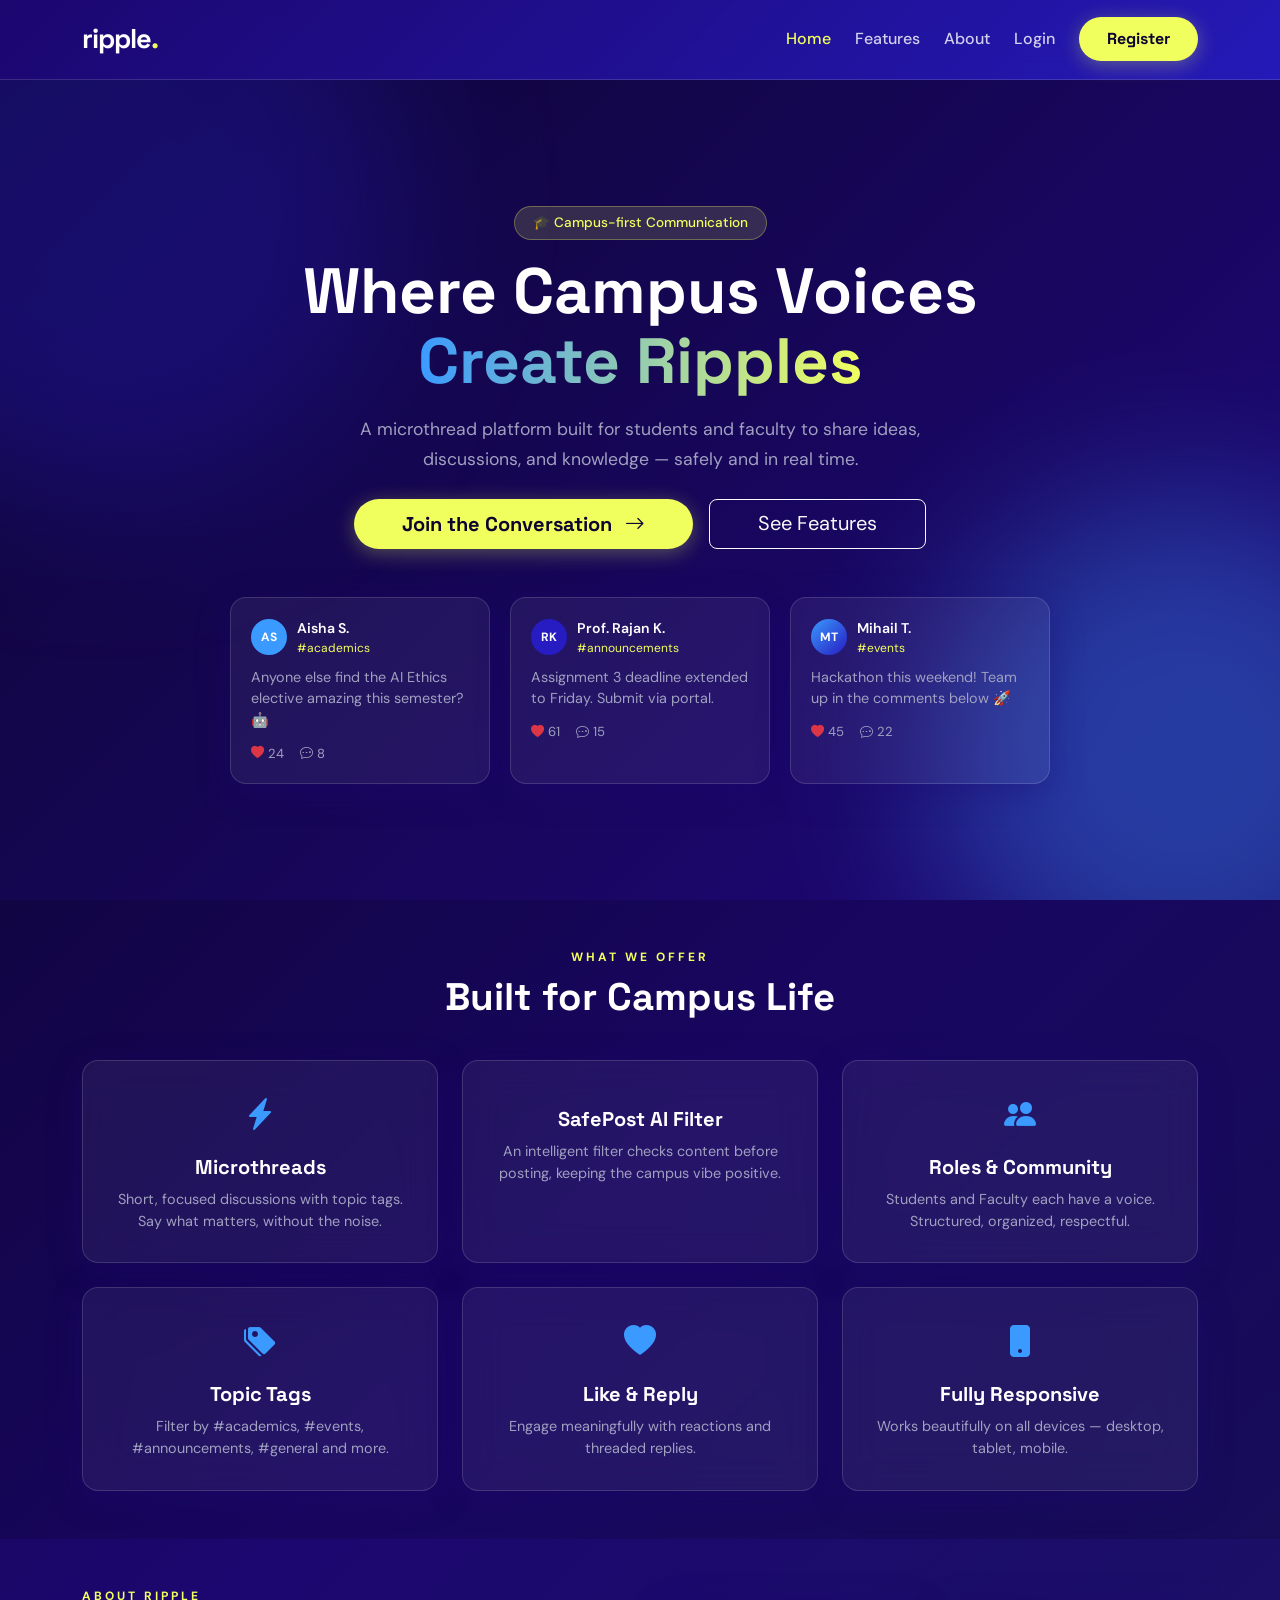
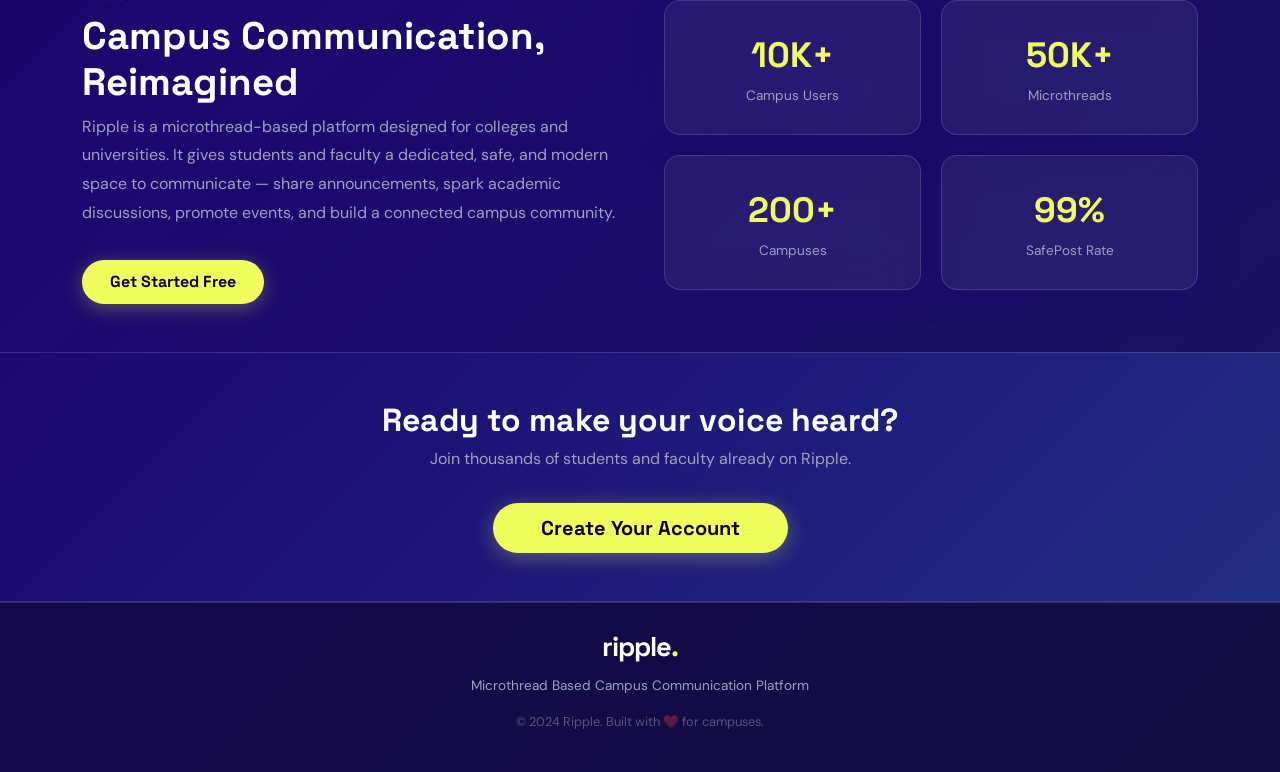
<file: index.html>
<!DOCTYPE html>
<html lang="en">
<head>
  <meta charset="UTF-8" />
  <meta name="viewport" content="width=device-width, initial-scale=1.0"/>
  <title>Ripple – Campus Communication Platform</title>
  <link href="https://cdn.jsdelivr.net/npm/bootstrap@5.3.2/dist/css/bootstrap.min.css" rel="stylesheet"/>
  <link href="https://cdn.jsdelivr.net/npm/bootstrap-icons@1.11.3/font/bootstrap-icons.min.css" rel="stylesheet"/>
  <link href="https://fonts.googleapis.com/css2?family=Space+Grotesk:wght@400;500;600;700;800&family=DM+Sans:ital,wght@0,300;0,400;0,500;1,300&display=swap" rel="stylesheet"/>
  <link rel="stylesheet" href="css/style.css"/>
</head>
<body>

  <!-- NAVBAR -->
  <nav class="navbar navbar-expand-lg fixed-top ripple-navbar">
    <div class="container">
      <a class="navbar-brand" href="index.html">
        <span class="logo-text">ripple<span class="logo-dot">.</span></span>
      </a>
      <button class="navbar-toggler" type="button" data-bs-toggle="collapse" data-bs-target="#navbarNav">
        <span class="navbar-toggler-icon"></span>
      </button>
      <div class="collapse navbar-collapse" id="navbarNav">
        <ul class="navbar-nav ms-auto align-items-center gap-2">
          <li class="nav-item"><a class="nav-link active" href="index.html">Home</a></li>
          <li class="nav-item"><a class="nav-link" href="#features">Features</a></li>
          <li class="nav-item"><a class="nav-link" href="#about">About</a></li>
          <li class="nav-item"><a class="nav-link" href="login.html">Login</a></li>
          <li class="nav-item">
            <a class="btn btn-neon ms-2" href="register.html">Register</a>
          </li>
        </ul>
      </div>
    </div>
  </nav>

  <!-- HERO -->
  <section class="hero-section d-flex align-items-center">
    <div class="hero-bg-orb orb1"></div>
    <div class="hero-bg-orb orb2"></div>
    <div class="container text-center hero-content">
      <div class="hero-badge mb-3">🎓 Campus-first Communication</div>
      <h1 class="hero-title">Where Campus Voices<br/><span class="gradient-text">Create Ripples</span></h1>
      <p class="hero-subtitle">A microthread platform built for students and faculty to share ideas, discussions, and knowledge — safely and in real time.</p>
      <div class="d-flex gap-3 justify-content-center flex-wrap mt-4">
        <a href="register.html" class="btn btn-neon btn-lg px-5">Join the Conversation <i class="bi bi-arrow-right ms-2"></i></a>
        <a href="#features" class="btn btn-outline-light btn-lg px-5">See Features</a>
      </div>
      <!-- Animated preview cards -->
      <div class="preview-cards-row mt-5">
        <div class="preview-card glass-card animate-float delay-0">
          <div class="preview-card-header">
            <div class="avatar-mini bg-blue">AS</div>
            <div>
              <div class="preview-name">Aisha S.</div>
              <div class="preview-tag">#academics</div>
            </div>
          </div>
          <p class="preview-text">Anyone else find the AI Ethics elective amazing this semester? 🤖</p>
          <div class="preview-actions">
            <span><i class="bi bi-heart-fill text-danger"></i> 24</span>
            <span><i class="bi bi-chat-dots"></i> 8</span>
          </div>
        </div>
        <div class="preview-card glass-card animate-float delay-1">
          <div class="preview-card-header">
            <div class="avatar-mini bg-purple">RK</div>
            <div>
              <div class="preview-name">Prof. Rajan K.</div>
              <div class="preview-tag">#announcements</div>
            </div>
          </div>
          <p class="preview-text">Assignment 3 deadline extended to Friday. Submit via portal.</p>
          <div class="preview-actions">
            <span><i class="bi bi-heart-fill text-danger"></i> 61</span>
            <span><i class="bi bi-chat-dots"></i> 15</span>
          </div>
        </div>
        <div class="preview-card glass-card animate-float delay-2">
          <div class="preview-card-header">
            <div class="avatar-mini bg-sky">MT</div>
            <div>
              <div class="preview-name">Mihail T.</div>
              <div class="preview-tag">#events</div>
            </div>
          </div>
          <p class="preview-text">Hackathon this weekend! Team up in the comments below 🚀</p>
          <div class="preview-actions">
            <span><i class="bi bi-heart-fill text-danger"></i> 45</span>
            <span><i class="bi bi-chat-dots"></i> 22</span>
          </div>
        </div>
      </div>
    </div>
  </section>

  <!-- FEATURES -->
  <section class="features-section py-5" id="features">
    <div class="container">
      <div class="section-label text-center">WHAT WE OFFER</div>
      <h2 class="section-title text-center">Built for Campus Life</h2>
      <div class="row g-4 mt-3">
        <div class="col-md-4">
          <div class="feature-card glass-card h-100">
            <div class="feature-icon"><i class="bi bi-lightning-charge-fill"></i></div>
            <h5>Microthreads</h5>
            <p>Short, focused discussions with topic tags. Say what matters, without the noise.</p>
          </div>
        </div>
        <div class="col-md-4">
          <div class="feature-card glass-card h-100">
            <div class="feature-icon"><i class="bi bi-shield-check-fill"></i></div>
            <h5>SafePost AI Filter</h5>
            <p>An intelligent filter checks content before posting, keeping the campus vibe positive.</p>
          </div>
        </div>
        <div class="col-md-4">
          <div class="feature-card glass-card h-100">
            <div class="feature-icon"><i class="bi bi-people-fill"></i></div>
            <h5>Roles & Community</h5>
            <p>Students and Faculty each have a voice. Structured, organized, respectful.</p>
          </div>
        </div>
        <div class="col-md-4">
          <div class="feature-card glass-card h-100">
            <div class="feature-icon"><i class="bi bi-tags-fill"></i></div>
            <h5>Topic Tags</h5>
            <p>Filter by #academics, #events, #announcements, #general and more.</p>
          </div>
        </div>
        <div class="col-md-4">
          <div class="feature-card glass-card h-100">
            <div class="feature-icon"><i class="bi bi-heart-fill"></i></div>
            <h5>Like & Reply</h5>
            <p>Engage meaningfully with reactions and threaded replies.</p>
          </div>
        </div>
        <div class="col-md-4">
          <div class="feature-card glass-card h-100">
            <div class="feature-icon"><i class="bi bi-phone-fill"></i></div>
            <h5>Fully Responsive</h5>
            <p>Works beautifully on all devices — desktop, tablet, mobile.</p>
          </div>
        </div>
      </div>
    </div>
  </section>

  <!-- ABOUT -->
  <section class="about-section py-5" id="about">
    <div class="container">
      <div class="row align-items-center g-5">
        <div class="col-lg-6">
          <div class="section-label">ABOUT RIPPLE</div>
          <h2 class="section-title">Campus Communication,<br/>Reimagined</h2>
          <p class="about-text">Ripple is a microthread-based platform designed for colleges and universities. It gives students and faculty a dedicated, safe, and modern space to communicate — share announcements, spark academic discussions, promote events, and build a connected campus community.</p>
          <a href="register.html" class="btn btn-neon mt-3">Get Started Free</a>
        </div>
        <div class="col-lg-6">
          <div class="stats-grid">
            <div class="stat-card glass-card">
              <div class="stat-num">10K+</div>
              <div class="stat-label">Campus Users</div>
            </div>
            <div class="stat-card glass-card">
              <div class="stat-num">50K+</div>
              <div class="stat-label">Microthreads</div>
            </div>
            <div class="stat-card glass-card">
              <div class="stat-num">200+</div>
              <div class="stat-label">Campuses</div>
            </div>
            <div class="stat-card glass-card">
              <div class="stat-num">99%</div>
              <div class="stat-label">SafePost Rate</div>
            </div>
          </div>
        </div>
      </div>
    </div>
  </section>

  <!-- CTA BANNER -->
  <section class="cta-banner py-5 text-center">
    <div class="container">
      <h2 class="cta-title">Ready to make your voice heard?</h2>
      <p class="cta-sub">Join thousands of students and faculty already on Ripple.</p>
      <a href="register.html" class="btn btn-neon btn-lg px-5 mt-3">Create Your Account</a>
    </div>
  </section>

  <!-- FOOTER -->
  <footer class="ripple-footer text-center py-4">
    <div class="container">
      <div class="logo-text mb-2">ripple<span class="logo-dot">.</span></div>
      <p class="footer-tagline">Microthread Based Campus Communication Platform</p>
      <p class="footer-copy">© 2024 Ripple. Built with ❤️ for campuses.</p>
    </div>
  </footer>

  <script src="https://cdn.jsdelivr.net/npm/bootstrap@5.3.2/dist/js/bootstrap.bundle.min.js"></script>
  <script src="js/main.js"></script>
</body>
</html>
</file>
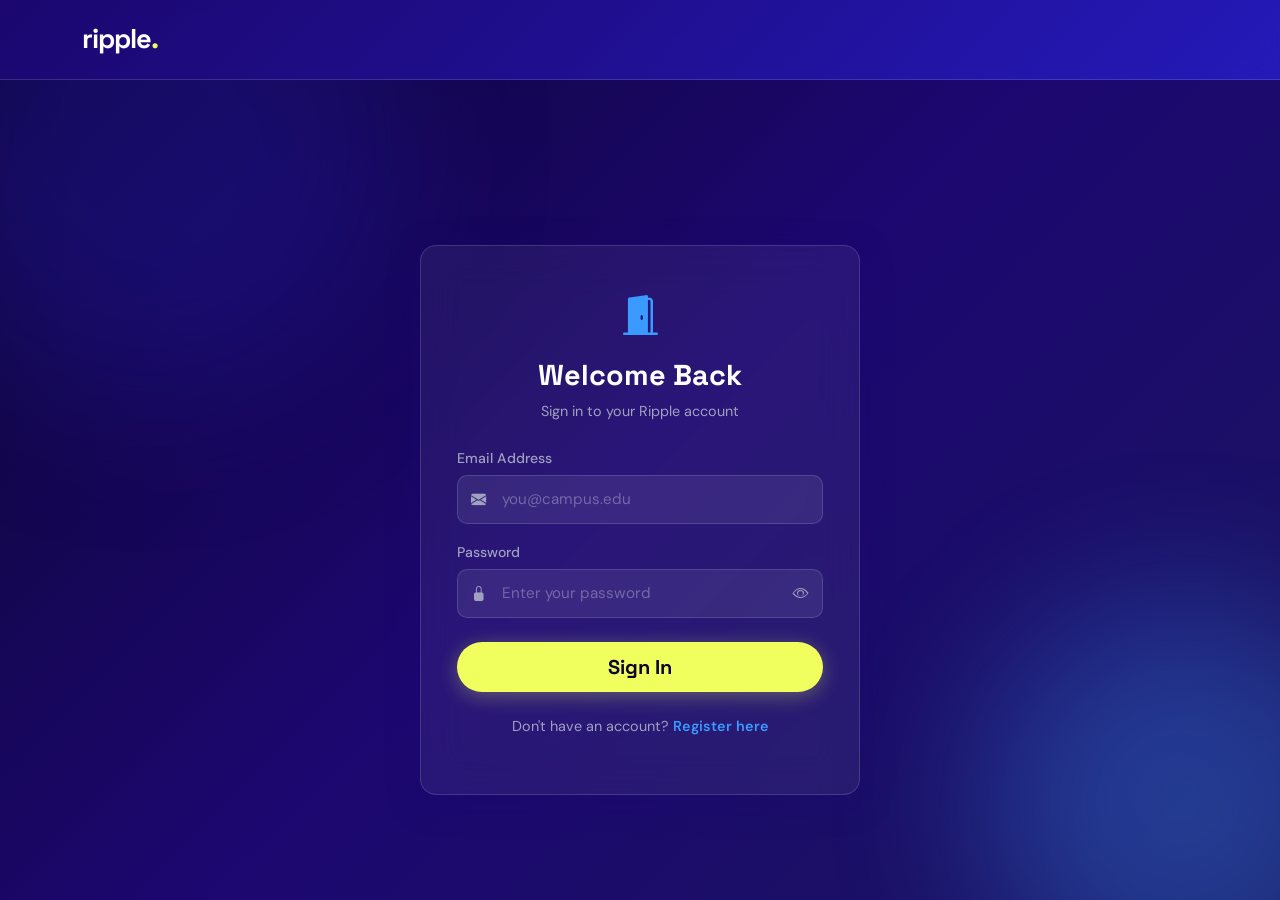
<file: login.html>
<!DOCTYPE html>
<html lang="en">
<head>
  <meta charset="UTF-8"/>
  <meta name="viewport" content="width=device-width, initial-scale=1.0"/>
  <title>Login – Ripple</title>
  <link href="https://cdn.jsdelivr.net/npm/bootstrap@5.3.2/dist/css/bootstrap.min.css" rel="stylesheet"/>
  <link href="https://cdn.jsdelivr.net/npm/bootstrap-icons@1.11.3/font/bootstrap-icons.min.css" rel="stylesheet"/>
  <link href="https://fonts.googleapis.com/css2?family=Space+Grotesk:wght@400;500;600;700;800&family=DM+Sans:wght@300;400;500&display=swap" rel="stylesheet"/>
  <link rel="stylesheet" href="css/style.css"/>
</head>
<body class="auth-body">

  <div class="auth-bg-orb orb1"></div>
  <div class="auth-bg-orb orb2"></div>

  <nav class="navbar ripple-navbar">
    <div class="container">
      <a class="navbar-brand" href="index.html">
        <span class="logo-text">ripple<span class="logo-dot">.</span></span>
      </a>
    </div>
  </nav>

  <div class="auth-wrapper">
    <div class="auth-card glass-card">
      <div class="auth-header text-center mb-4">
        <div class="auth-icon"><i class="bi bi-door-open-fill"></i></div>
        <h2 class="auth-title">Welcome Back</h2>
        <p class="auth-subtitle">Sign in to your Ripple account</p>
      </div>

      <!-- Alert container -->
      <div id="loginAlert"></div>

      <form id="loginForm" novalidate>
        <div class="mb-3">
          <label class="form-label auth-label">Email Address</label>
          <div class="input-group-custom">
            <i class="bi bi-envelope-fill input-icon"></i>
            <input type="email" class="form-control auth-input" id="loginEmail" placeholder="you@campus.edu" required/>
          </div>
        </div>
        <div class="mb-4">
          <label class="form-label auth-label">Password</label>
          <div class="input-group-custom">
            <i class="bi bi-lock-fill input-icon"></i>
            <input type="password" class="form-control auth-input" id="loginPassword" placeholder="Enter your password" required/>
            <button type="button" class="toggle-password" onclick="togglePassword('loginPassword', this)">
              <i class="bi bi-eye"></i>
            </button>
          </div>
        </div>
        <button type="submit" class="btn btn-neon w-100 btn-lg" id="loginBtn">
          <span id="loginBtnText">Sign In</span>
          <span id="loginSpinner" class="spinner-border spinner-border-sm ms-2 d-none"></span>
        </button>
      </form>

      <p class="text-center mt-4 auth-footer-text">
        Don't have an account? <a href="register.html" class="auth-link">Register here</a>
      </p>
    </div>
  </div>

  <script src="https://cdn.jsdelivr.net/npm/bootstrap@5.3.2/dist/js/bootstrap.bundle.min.js"></script>
  <script src="js/main.js"></script>
  <script>
    // Login form handler
    document.getElementById('loginForm').addEventListener('submit', async function(e) {
      e.preventDefault();

      const email    = document.getElementById('loginEmail').value.trim();
      const password = document.getElementById('loginPassword').value.trim();
      const alertBox = document.getElementById('loginAlert');
      const btn      = document.getElementById('loginBtn');
      const spinner  = document.getElementById('loginSpinner');
      const btnText  = document.getElementById('loginBtnText');

      // Basic validation
      if (!email || !password) {
        showAlert(alertBox, 'danger', 'Please fill in all fields.');
        return;
      }

      // Show loading
      btn.disabled = true;
      spinner.classList.remove('d-none');
      btnText.textContent = 'Signing in...';

      try {
        const response = await fetch('api/login.php', {
          method: 'POST',
          headers: { 'Content-Type': 'application/json' },
          body: JSON.stringify({ email, password })
        });

        const data = await response.json();

        if (data.success) {
          // Save user info to sessionStorage
          sessionStorage.setItem('ripple_user', JSON.stringify(data.user));
          showAlert(alertBox, 'success', '✅ Login successful! Redirecting...');
          setTimeout(() => { window.location.href = 'dashboard.html'; }, 1200);
        } else {
          showAlert(alertBox, 'danger', data.message || 'Invalid credentials. Please try again.');
          btn.disabled = false;
          spinner.classList.add('d-none');
          btnText.textContent = 'Sign In';
        }
      } catch (err) {
        showAlert(alertBox, 'danger', '❌ Server error. Make sure XAMPP is running.');
        btn.disabled = false;
        spinner.classList.add('d-none');
        btnText.textContent = 'Sign In';
      }
    });

    function togglePassword(inputId, btn) {
      const input = document.getElementById(inputId);
      const icon  = btn.querySelector('i');
      if (input.type === 'password') {
        input.type = 'text';
        icon.className = 'bi bi-eye-slash';
      } else {
        input.type = 'password';
        icon.className = 'bi bi-eye';
      }
    }
  </script>
</body>
</html>
</file>
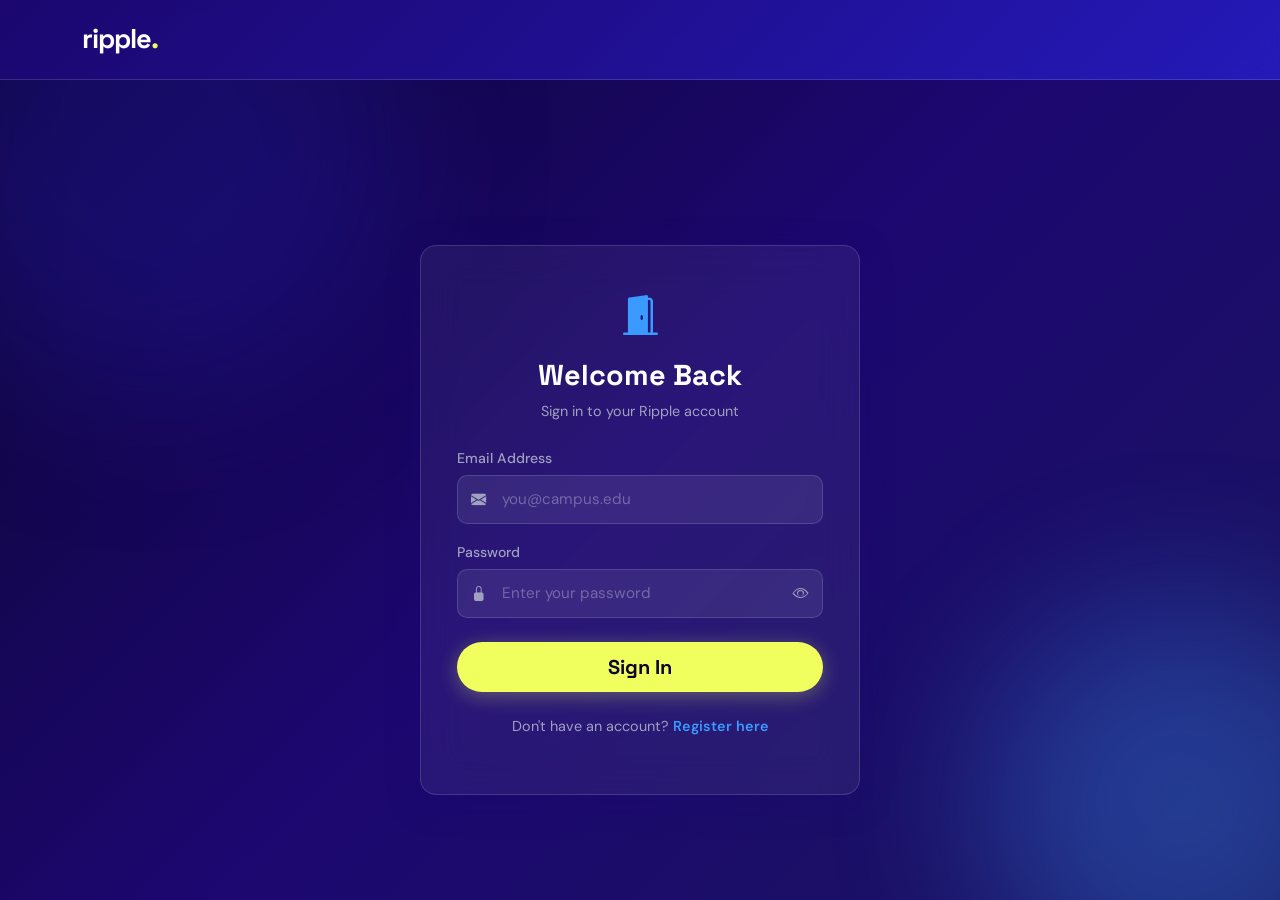
<file: notifications.html>
<!DOCTYPE html>
<html lang="en">
<head>
  <meta charset="UTF-8"/>
  <meta name="viewport" content="width=device-width, initial-scale=1.0"/>
  <title>Notifications – Ripple</title>
  <link href="https://cdn.jsdelivr.net/npm/bootstrap@5.3.2/dist/css/bootstrap.min.css" rel="stylesheet"/>
  <link href="https://cdn.jsdelivr.net/npm/bootstrap-icons@1.11.3/font/bootstrap-icons.min.css" rel="stylesheet"/>
  <link href="https://fonts.googleapis.com/css2?family=Space+Grotesk:wght@400;500;600;700;800&family=DM+Sans:wght@300;400;500&display=swap" rel="stylesheet"/>
  <link rel="stylesheet" href="css/style.css"/>
  <style>
    .notif-list { max-width: 720px; margin: 0 auto; }

    .notif-item {
      display: flex;
      align-items: flex-start;
      gap: 14px;
      padding: 16px 20px;
      margin-bottom: 12px;
      border-radius: var(--radius);
      background: var(--glass-bg);
      border: 1px solid var(--glass-border);
      backdrop-filter: blur(20px);
      transition: background 0.2s, transform 0.15s;
      cursor: pointer;
    }
    .notif-item:hover { transform: translateY(-2px); background: rgba(255,255,255,0.1); }
    .notif-item.unread {
      border-left: 3px solid var(--neon);
      background: rgba(241,255,94,0.06);
    }

    .notif-icon {
      width: 42px; height: 42px;
      border-radius: 50%;
      display: flex; align-items: center; justify-content: center;
      font-size: 1.1rem;
      flex-shrink: 0;
    }
    .notif-icon.reply  { background: rgba(58,154,255,0.2); color: var(--sky); }
    .notif-icon.like   { background: rgba(255,80,110,0.2); color: #ff506e; }
    .notif-icon.mention { background: rgba(241,255,94,0.15); color: var(--neon); }

    .notif-body { flex: 1; min-width: 0; }
    .notif-msg  { font-size: 0.95rem; color: var(--text-light); margin-bottom: 4px; }
    .notif-time { font-size: 0.78rem; color: var(--text-muted); }
    .notif-dot  {
      width: 8px; height: 8px; border-radius: 50%;
      background: var(--neon); flex-shrink: 0; margin-top: 6px;
    }

    .notif-page-header {
      max-width: 720px; margin: 0 auto 24px;
      display: flex; align-items: center; justify-content: space-between;
    }
    .notif-page-title {
      font-family: 'Space Grotesk', sans-serif;
      font-size: 1.6rem; font-weight: 700; color: #fff;
    }
    .notif-empty {
      text-align: center; padding: 60px 20px; color: var(--text-muted);
    }
    .notif-empty i { font-size: 3.5rem; display: block; margin-bottom: 16px; opacity: 0.4; }

    .dash-layout { display: flex; gap: 0; min-height: calc(100vh - 70px); padding-top: 70px; }
    .dash-main { flex: 1; padding: 32px 24px; max-width: 100%; }

    .back-btn {
      color: var(--text-muted); font-size: 0.9rem; text-decoration: none;
      display: inline-flex; align-items: center; gap: 6px;
      margin-bottom: 8px; transition: color 0.2s;
    }
    .back-btn:hover { color: var(--neon); }

    .mark-all-btn {
      font-size: 0.85rem; color: var(--sky); background: none;
      border: none; cursor: pointer; padding: 6px 12px;
      border-radius: 8px; transition: background 0.2s;
    }
    .mark-all-btn:hover { background: rgba(58,154,255,0.1); }

    .unread-badge {
      background: var(--neon); color: #1C0770;
      font-size: 0.72rem; font-weight: 700;
      padding: 2px 8px; border-radius: 20px; margin-left: 10px;
    }

    .notif-loader {
      display: flex; align-items: center; justify-content: center;
      gap: 12px; padding: 40px; color: var(--text-muted);
    }
    .loader-spinner {
      width: 22px; height: 22px;
      border: 3px solid rgba(255,255,255,0.1);
      border-top-color: var(--neon);
      border-radius: 50%;
      animation: spin 0.7s linear infinite;
    }
    @keyframes spin { to { transform: rotate(360deg); } }
  </style>
</head>
<body class="dash-body">

  <!-- NAVBAR -->
  <nav class="navbar navbar-expand-lg ripple-navbar fixed-top">
    <div class="container-fluid px-4">
      <a class="navbar-brand" href="index.html">
        <span class="logo-text">ripple<span class="logo-dot">.</span></span>
      </a>
      <div class="d-flex align-items-center gap-3 ms-auto">
        <div class="notification-bell" onclick="window.location.href='notifications.html'" style="cursor:pointer">
          <i class="bi bi-bell-fill"></i>
          <span class="notif-badge" id="notifBadge" style="display:none">0</span>
        </div>
        <div class="user-pill" id="userPill">
          <div class="user-avatar" id="userAvatar">?</div>
          <span id="userDisplayName">Loading...</span>
        </div>
        <button class="btn btn-sm btn-outline-light" onclick="logout()">
          <i class="bi bi-box-arrow-right"></i> Logout
        </button>
      </div>
    </div>
  </nav>

  <div class="dash-layout">
    <main class="dash-main">

      <a href="dashboard.html" class="back-btn">
        <i class="bi bi-arrow-left"></i> Back to Feed
      </a>

      <div class="notif-page-header">
        <div class="notif-page-title">
          <i class="bi bi-bell-fill me-2" style="color:var(--neon)"></i>
          Notifications
          <span class="unread-badge" id="unreadBadgeLabel" style="display:none"></span>
        </div>
        <button class="mark-all-btn" id="markAllBtn" onclick="markAllRead()" style="display:none">
          <i class="bi bi-check2-all me-1"></i> Mark all read
        </button>
      </div>

      <!-- Loader -->
      <div class="notif-loader" id="notifLoader">
        <div class="loader-spinner"></div>
        <span>Loading notifications...</span>
      </div>

      <!-- Empty state -->
      <div class="notif-empty d-none" id="notifEmpty">
        <i class="bi bi-bell-slash"></i>
        <p>You're all caught up! No notifications yet.</p>
        <a href="dashboard.html" class="btn btn-neon mt-2">Go to Feed</a>
      </div>

      <!-- List -->
      <div class="notif-list" id="notifList"></div>

    </main>
  </div>

  <script src="https://cdn.jsdelivr.net/npm/bootstrap@5.3.2/dist/js/bootstrap.bundle.min.js"></script>
  <script src="js/main.js"></script>
  <script>
    let currentUser = null;

    document.addEventListener('DOMContentLoaded', () => {
      currentUser = requireAuth();
      if (!currentUser) return;

      document.getElementById('userDisplayName').textContent = currentUser.name;
      document.getElementById('userAvatar').textContent      = getInitials(currentUser.name);

      loadNotifications();
    });

    async function loadNotifications() {
      const loader = document.getElementById('notifLoader');
      const list   = document.getElementById('notifList');
      const empty  = document.getElementById('notifEmpty');

      loader.style.display = 'flex';
      list.innerHTML = '';
      empty.classList.add('d-none');

      try {
        const res  = await fetch(`api/fetch_notifications.php?user_id=${currentUser.id}`);
        const data = await res.json();
        loader.style.display = 'none';

        if (!data.success) {
          list.innerHTML = `<p class="text-center" style="color:var(--text-muted)">Could not load notifications.</p>`;
          return;
        }

        const notifs      = data.notifications;
        const unreadCount = data.unread_count;

        // Update bell badge
        const badge = document.getElementById('notifBadge');
        if (unreadCount > 0) {
          badge.textContent    = unreadCount > 99 ? '99+' : unreadCount;
          badge.style.display  = 'block';
          document.getElementById('unreadBadgeLabel').textContent = unreadCount + ' new';
          document.getElementById('unreadBadgeLabel').style.display = 'inline';
          document.getElementById('markAllBtn').style.display = 'inline-flex';
        }

        if (notifs.length === 0) {
          empty.classList.remove('d-none');
          return;
        }

        notifs.forEach(n => {
          const item = document.createElement('div');
          item.className = 'notif-item' + (n.is_read ? '' : ' unread');
          item.dataset.id = n.id;

          const iconClass = n.type === 'like' ? 'like' : n.type === 'mention' ? 'mention' : 'reply';
          const iconName  = n.type === 'like' ? 'bi-heart-fill' : n.type === 'mention' ? 'bi-at' : 'bi-reply-fill';

          item.innerHTML = `
            <div class="notif-icon ${iconClass}"><i class="bi ${iconName}"></i></div>
            <div class="notif-body">
              <div class="notif-msg">${escapeHtml(n.message)}</div>
              <div class="notif-time">${timeAgo(n.created_at)}</div>
            </div>
            ${!n.is_read ? '<div class="notif-dot"></div>' : ''}
          `;

          // Clicking notification marks it read and goes to dashboard
          item.addEventListener('click', () => markOneRead(n.id, item));

          list.appendChild(item);
        });

      } catch (err) {
        loader.style.display = 'none';
        list.innerHTML = `<p class="text-center" style="color:var(--text-muted)">
          <i class="bi bi-wifi-off d-block mb-2" style="font-size:2rem"></i>
          Cannot reach server. Make sure XAMPP is running.
        </p>`;
      }
    }

    async function markOneRead(notifId, item) {
      await fetch('api/mark_notifications_read.php', {
        method: 'POST',
        headers: { 'Content-Type': 'application/json' },
        body: JSON.stringify({ user_id: currentUser.id, notif_id: notifId })
      });
      item.classList.remove('unread');
      const dot = item.querySelector('.notif-dot');
      if (dot) dot.remove();
      // Navigate to dashboard
      window.location.href = 'dashboard.html';
    }

    async function markAllRead() {
      await fetch('api/mark_notifications_read.php', {
        method: 'POST',
        headers: { 'Content-Type': 'application/json' },
        body: JSON.stringify({ user_id: currentUser.id })
      });
      document.querySelectorAll('.notif-item.unread').forEach(el => {
        el.classList.remove('unread');
        const dot = el.querySelector('.notif-dot');
        if (dot) dot.remove();
      });
      document.getElementById('notifBadge').style.display      = 'none';
      document.getElementById('unreadBadgeLabel').style.display = 'none';
      document.getElementById('markAllBtn').style.display       = 'none';
    }

    function escapeHtml(str) {
      if (typeof str !== 'string') return '';
      return str.replace(/&/g,'&amp;').replace(/</g,'&lt;').replace(/>/g,'&gt;')
                .replace(/"/g,'&quot;').replace(/'/g,'&#039;');
    }
  </script>
</body>
</html>
</file>
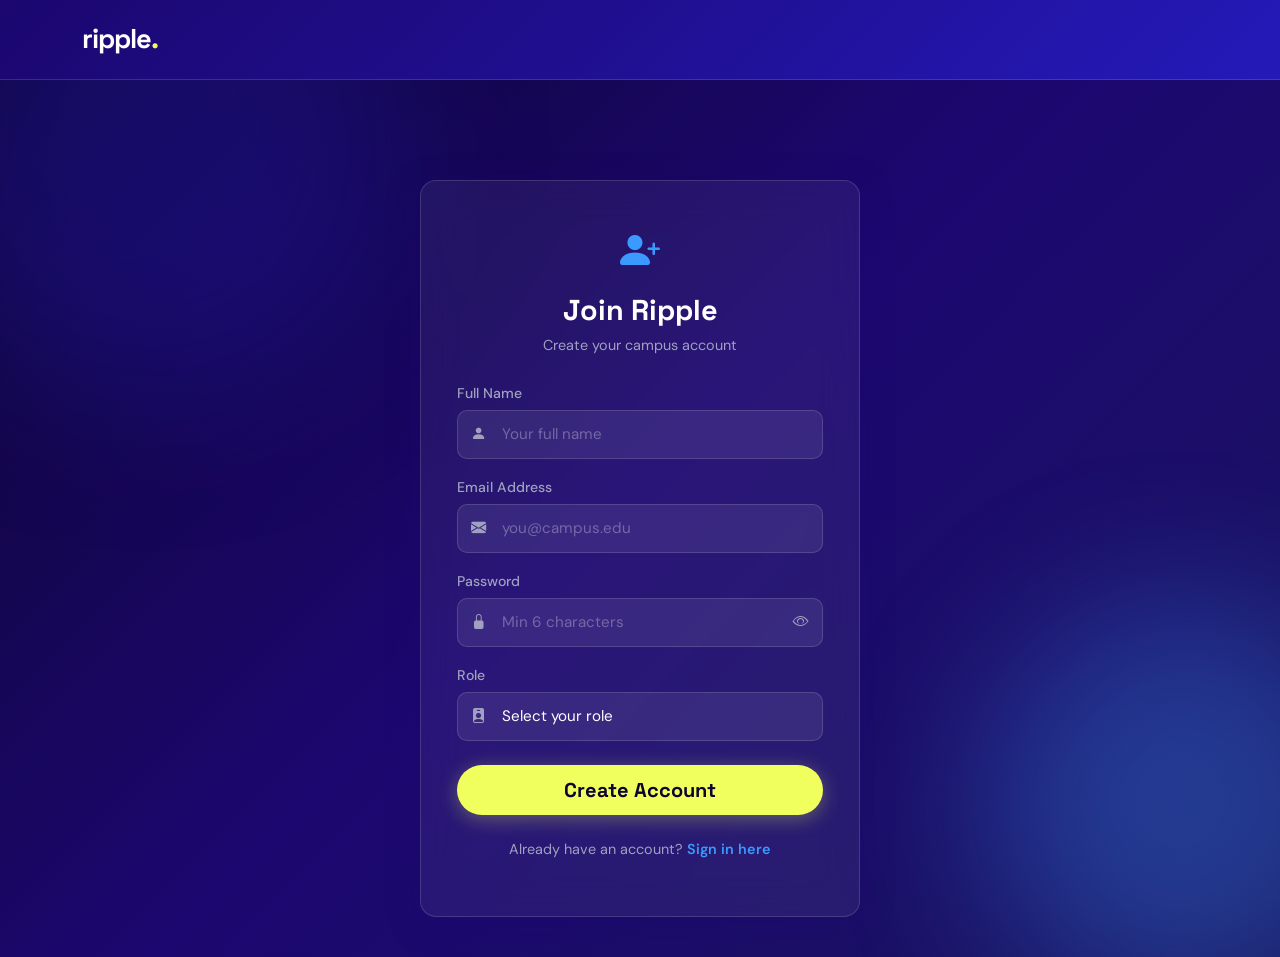
<file: register.html>
<!DOCTYPE html>
<html lang="en">
<head>
  <meta charset="UTF-8"/>
  <meta name="viewport" content="width=device-width, initial-scale=1.0"/>
  <title>Register – Ripple</title>
  <link href="https://cdn.jsdelivr.net/npm/bootstrap@5.3.2/dist/css/bootstrap.min.css" rel="stylesheet"/>
  <link href="https://cdn.jsdelivr.net/npm/bootstrap-icons@1.11.3/font/bootstrap-icons.min.css" rel="stylesheet"/>
  <link href="https://fonts.googleapis.com/css2?family=Space+Grotesk:wght@400;500;600;700;800&family=DM+Sans:wght@300;400;500&display=swap" rel="stylesheet"/>
  <link rel="stylesheet" href="css/style.css"/>
</head>
<body class="auth-body">

  <div class="auth-bg-orb orb1"></div>
  <div class="auth-bg-orb orb2"></div>

  <nav class="navbar ripple-navbar">
    <div class="container">
      <a class="navbar-brand" href="index.html">
        <span class="logo-text">ripple<span class="logo-dot">.</span></span>
      </a>
    </div>
  </nav>

  <div class="auth-wrapper">
    <div class="auth-card glass-card">
      <div class="auth-header text-center mb-4">
        <div class="auth-icon"><i class="bi bi-person-plus-fill"></i></div>
        <h2 class="auth-title">Join Ripple</h2>
        <p class="auth-subtitle">Create your campus account</p>
      </div>

      <div id="registerAlert"></div>

      <form id="registerForm" novalidate>
        <div class="mb-3">
          <label class="form-label auth-label">Full Name</label>
          <div class="input-group-custom">
            <i class="bi bi-person-fill input-icon"></i>
            <input type="text" class="form-control auth-input" id="regName" placeholder="Your full name" required/>
          </div>
        </div>
        <div class="mb-3">
          <label class="form-label auth-label">Email Address</label>
          <div class="input-group-custom">
            <i class="bi bi-envelope-fill input-icon"></i>
            <input type="email" class="form-control auth-input" id="regEmail" placeholder="you@campus.edu" required/>
          </div>
        </div>
        <div class="mb-3">
          <label class="form-label auth-label">Password</label>
          <div class="input-group-custom">
            <i class="bi bi-lock-fill input-icon"></i>
            <input type="password" class="form-control auth-input" id="regPassword" placeholder="Min 6 characters" required/>
            <button type="button" class="toggle-password" onclick="togglePassword('regPassword', this)">
              <i class="bi bi-eye"></i>
            </button>
          </div>
        </div>
        <div class="mb-4">
          <label class="form-label auth-label">Role</label>
          <div class="input-group-custom">
            <i class="bi bi-person-badge-fill input-icon"></i>
            <select class="form-control auth-input" id="regRole" required>
              <option value="">Select your role</option>
              <option value="student">🎓 Student</option>
              <option value="faculty">👨‍🏫 Faculty</option>
            </select>
          </div>
        </div>
        <button type="submit" class="btn btn-neon w-100 btn-lg" id="regBtn">
          <span id="regBtnText">Create Account</span>
          <span id="regSpinner" class="spinner-border spinner-border-sm ms-2 d-none"></span>
        </button>
      </form>

      <p class="text-center mt-4 auth-footer-text">
        Already have an account? <a href="login.html" class="auth-link">Sign in here</a>
      </p>
    </div>
  </div>

  <script src="https://cdn.jsdelivr.net/npm/bootstrap@5.3.2/dist/js/bootstrap.bundle.min.js"></script>
  <script src="js/main.js"></script>
  <script>
    document.getElementById('registerForm').addEventListener('submit', async function(e) {
      e.preventDefault();

      const name     = document.getElementById('regName').value.trim();
      const email    = document.getElementById('regEmail').value.trim();
      const password = document.getElementById('regPassword').value.trim();
      const role     = document.getElementById('regRole').value;
      const alertBox = document.getElementById('registerAlert');
      const btn      = document.getElementById('regBtn');
      const spinner  = document.getElementById('regSpinner');
      const btnText  = document.getElementById('regBtnText');

      // Validate
      if (!name || !email || !password || !role) {
        showAlert(alertBox, 'danger', 'Please fill in all fields.');
        return;
      }
      if (password.length < 6) {
        showAlert(alertBox, 'danger', 'Password must be at least 6 characters.');
        return;
      }

      // Loading state
      btn.disabled = true;
      spinner.classList.remove('d-none');
      btnText.textContent = 'Creating account...';

      try {
        const response = await fetch('api/register.php', {
          method: 'POST',
          headers: { 'Content-Type': 'application/json' },
          body: JSON.stringify({ name, email, password, role })
        });

        const data = await response.json();

        if (data.success) {
          showAlert(alertBox, 'success', '✅ Account created! Redirecting to login...');
          setTimeout(() => { window.location.href = 'login.html'; }, 1500);
        } else {
          showAlert(alertBox, 'danger', data.message || 'Registration failed. Try again.');
          btn.disabled = false;
          spinner.classList.add('d-none');
          btnText.textContent = 'Create Account';
        }
      } catch (err) {
        showAlert(alertBox, 'danger', '❌ Server error. Make sure XAMPP is running.');
        btn.disabled = false;
        spinner.classList.add('d-none');
        btnText.textContent = 'Create Account';
      }
    });

    function togglePassword(inputId, btn) {
      const input = document.getElementById(inputId);
      const icon  = btn.querySelector('i');
      if (input.type === 'password') {
        input.type = 'text';
        icon.className = 'bi bi-eye-slash';
      } else {
        input.type = 'password';
        icon.className = 'bi bi-eye';
      }
    }
  </script>
</body>
</html>
</file>
<file: css/style.css>
/* =========================================
   RIPPLE – Campus Communication Platform
   CSS Stylesheet
   ========================================= */

/* ---- CSS Variables ---- */
:root {
  --primary:     #1C0770;
  --indigo:      #261CC1;
  --sky:         #3A9AFF;
  --neon:        #F1FF5E;
  --glass-bg:    rgba(255,255,255,0.06);
  --glass-border: rgba(255,255,255,0.14);
  --text-light:  #e8e8f0;
  --text-muted:  #a0a0c0;
  --radius:      16px;
  --radius-sm:   10px;
  --shadow:      0 8px 32px rgba(28,7,112,0.4);
}

/* ---- Reset & Base ---- */
*, *::before, *::after { box-sizing: border-box; margin: 0; padding: 0; }

body {
  font-family: 'DM Sans', sans-serif;
  background: linear-gradient(135deg, #0d0530, #1C0770, #1a1560);
  min-height: 100vh;
  color: var(--text-light);
  overflow-x: hidden;
}

/* =========================================
   TYPOGRAPHY
   ========================================= */
h1, h2, h3, h4, h5, h6 {
  font-family: 'Space Grotesk', sans-serif;
  font-weight: 700;
}

.gradient-text {
  background: linear-gradient(90deg, var(--sky), var(--neon));
  -webkit-background-clip: text;
  -webkit-text-fill-color: transparent;
  background-clip: text;
}

/* =========================================
   GLASS CARD
   ========================================= */
.glass-card {
  background: var(--glass-bg);
  border: 1px solid var(--glass-border);
  border-radius: var(--radius);
  backdrop-filter: blur(20px);
  -webkit-backdrop-filter: blur(20px);
  box-shadow: var(--shadow);
  transition: transform 0.2s ease, box-shadow 0.2s ease;
}
.glass-card:hover {
  transform: translateY(-2px);
  box-shadow: 0 12px 40px rgba(28,7,112,0.5);
}

/* =========================================
   NAVBAR
   ========================================= */
.ripple-navbar {
  background: linear-gradient(135deg, rgba(28,7,112,0.95), rgba(38,28,193,0.9));
  backdrop-filter: blur(20px);
  border-bottom: 1px solid var(--glass-border);
  padding: 14px 0;
  z-index: 1050;
}

.logo-text {
  font-family: 'Space Grotesk', sans-serif;
  font-size: 1.7rem;
  font-weight: 800;
  color: #fff;
  letter-spacing: -1px;
}
.logo-dot { color: var(--neon); }

.navbar-nav .nav-link {
  color: rgba(255,255,255,0.8) !important;
  font-weight: 500;
  transition: color 0.2s;
}
.navbar-nav .nav-link:hover,
.navbar-nav .nav-link.active {
  color: var(--neon) !important;
}

.navbar-toggler { border-color: var(--glass-border); }
.navbar-toggler-icon { filter: invert(1); }

/* =========================================
   BUTTONS
   ========================================= */
.btn-neon {
  background: var(--neon);
  color: #0d0530;
  font-family: 'Space Grotesk', sans-serif;
  font-weight: 700;
  border: none;
  border-radius: 50px;
  padding: 10px 28px;
  transition: all 0.25s ease;
  box-shadow: 0 4px 20px rgba(241,255,94,0.3);
}
.btn-neon:hover {
  background: #fff;
  color: var(--primary);
  transform: translateY(-2px);
  box-shadow: 0 8px 28px rgba(241,255,94,0.4);
}
.btn-neon:active { transform: translateY(0); }

/* =========================================
   LANDING – HERO
   ========================================= */
.hero-section {
  min-height: 100vh;
  padding-top: 90px;
  position: relative;
  overflow: hidden;
}

.hero-bg-orb {
  position: absolute;
  border-radius: 50%;
  filter: blur(80px);
  opacity: 0.35;
  pointer-events: none;
}
.orb1 {
  width: 600px; height: 600px;
  background: var(--indigo);
  top: -100px; left: -200px;
}
.orb2 {
  width: 500px; height: 500px;
  background: var(--sky);
  bottom: -100px; right: -150px;
}

.hero-badge {
  display: inline-block;
  background: rgba(241,255,94,0.15);
  border: 1px solid rgba(241,255,94,0.3);
  color: var(--neon);
  border-radius: 50px;
  padding: 6px 18px;
  font-size: 0.85rem;
  font-weight: 500;
  animation: fadeInDown 0.6s ease both;
}

.hero-content { position: relative; z-index: 2; }

.hero-title {
  font-size: clamp(2.4rem, 5vw, 4.2rem);
  font-weight: 800;
  line-height: 1.1;
  color: #fff;
  animation: fadeInUp 0.7s ease both 0.1s;
}

.hero-subtitle {
  font-size: 1.1rem;
  color: var(--text-muted);
  max-width: 580px;
  margin: 18px auto 0;
  line-height: 1.7;
  animation: fadeInUp 0.7s ease both 0.2s;
}

/* Preview Cards */
.preview-cards-row {
  display: flex;
  justify-content: center;
  gap: 20px;
  flex-wrap: wrap;
  animation: fadeInUp 0.8s ease both 0.35s;
}

.preview-card {
  width: 260px;
  padding: 20px;
  text-align: left;
}

.preview-card-header {
  display: flex;
  align-items: center;
  gap: 10px;
  margin-bottom: 10px;
}

.avatar-mini {
  width: 36px; height: 36px;
  border-radius: 50%;
  display: flex; align-items: center; justify-content: center;
  font-size: 0.75rem;
  font-weight: 700;
  color: #fff;
  flex-shrink: 0;
}
.bg-blue   { background: var(--sky); }
.bg-purple { background: var(--indigo); }
.bg-sky    { background: linear-gradient(135deg, var(--sky), var(--indigo)); }

.preview-name { font-weight: 600; font-size: 0.88rem; color: #fff; }
.preview-tag  { font-size: 0.75rem; color: var(--neon); }
.preview-text { font-size: 0.9rem; color: var(--text-muted); margin-bottom: 12px; }
.preview-actions { display: flex; gap: 16px; font-size: 0.82rem; color: var(--text-muted); }

/* Floating animation */
@keyframes float {
  0%, 100% { transform: translateY(0); }
  50%       { transform: translateY(-10px); }
}
.animate-float { animation: float 3.5s ease-in-out infinite; }
.delay-0 { animation-delay: 0s; }
.delay-1 { animation-delay: 0.6s; }
.delay-2 { animation-delay: 1.2s; }

/* =========================================
   FEATURES SECTION
   ========================================= */
.features-section {
  background: rgba(0,0,0,0.15);
  padding: 80px 0;
}

.section-label {
  font-size: 0.75rem;
  font-weight: 700;
  letter-spacing: 3px;
  color: var(--neon);
  margin-bottom: 8px;
}

.section-title {
  font-size: clamp(1.8rem, 3vw, 2.8rem);
  color: #fff;
}

.feature-card {
  padding: 30px 24px;
  text-align: center;
}
.feature-icon {
  font-size: 2rem;
  color: var(--sky);
  margin-bottom: 16px;
  display: block;
}
.feature-card h5 { color: #fff; margin-bottom: 10px; }
.feature-card p  { color: var(--text-muted); font-size: 0.9rem; margin: 0; }

/* =========================================
   ABOUT SECTION
   ========================================= */
.about-section { padding: 80px 0; }

.about-text {
  color: var(--text-muted);
  line-height: 1.8;
  font-size: 1rem;
}

.stats-grid {
  display: grid;
  grid-template-columns: 1fr 1fr;
  gap: 20px;
}

.stat-card {
  padding: 28px 20px;
  text-align: center;
}
.stat-num {
  font-family: 'Space Grotesk', sans-serif;
  font-size: 2.2rem;
  font-weight: 800;
  color: var(--neon);
  display: block;
}
.stat-label {
  font-size: 0.85rem;
  color: var(--text-muted);
  margin-top: 4px;
}

/* =========================================
   CTA BANNER
   ========================================= */
.cta-banner {
  background: linear-gradient(135deg, rgba(28,7,112,0.7), rgba(58,154,255,0.2));
  border-top: 1px solid var(--glass-border);
  border-bottom: 1px solid var(--glass-border);
}

.cta-title { font-size: 2rem; color: #fff; }
.cta-sub   { color: var(--text-muted); font-size: 1rem; }

/* =========================================
   FOOTER
   ========================================= */
.ripple-footer {
  background: rgba(0,0,0,0.3);
  border-top: 1px solid var(--glass-border);
  color: var(--text-muted);
}
.footer-tagline { font-size: 0.85rem; color: var(--text-muted); }
.footer-copy    { font-size: 0.8rem; color: rgba(255,255,255,0.3); margin-top: 6px; }

/* =========================================
   AUTH PAGES
   ========================================= */
.auth-body {
  min-height: 100vh;
  display: flex;
  flex-direction: column;
  background: linear-gradient(135deg, #0d0530, #1C0770, #1a1560);
}

.auth-bg-orb { position: fixed; border-radius: 50%; filter: blur(80px); opacity: 0.3; pointer-events: none; }
.auth-bg-orb.orb1 { width: 500px; height: 500px; background: var(--indigo); top: -100px; left: -100px; }
.auth-bg-orb.orb2 { width: 400px; height: 400px; background: var(--sky); bottom: -100px; right: -100px; }

.auth-wrapper {
  flex: 1;
  display: flex;
  align-items: center;
  justify-content: center;
  padding: 100px 16px 40px;
  position: relative;
  z-index: 2;
}

.auth-card {
  width: 100%;
  max-width: 440px;
  padding: 40px 36px;
  animation: fadeInUp 0.5s ease both;
}

.auth-icon {
  font-size: 2.5rem;
  color: var(--sky);
  margin-bottom: 12px;
}

.auth-title    { font-size: 1.8rem; color: #fff; font-weight: 800; }
.auth-subtitle { color: var(--text-muted); font-size: 0.9rem; }

.auth-label { color: var(--text-muted); font-size: 0.88rem; font-weight: 500; margin-bottom: 6px; }

.input-group-custom {
  position: relative;
}
.input-icon {
  position: absolute;
  left: 14px;
  top: 50%;
  transform: translateY(-50%);
  color: var(--text-muted);
  z-index: 2;
  font-size: 0.95rem;
}
.toggle-password {
  position: absolute;
  right: 12px;
  top: 50%;
  transform: translateY(-50%);
  background: none;
  border: none;
  color: var(--text-muted);
  cursor: pointer;
  z-index: 2;
  padding: 2px;
}
.toggle-password:hover { color: var(--sky); }

.auth-input {
  background: rgba(255,255,255,0.08) !important;
  border: 1px solid var(--glass-border) !important;
  color: #fff !important;
  border-radius: var(--radius-sm) !important;
  padding: 12px 44px !important;
  font-size: 0.95rem !important;
  transition: border-color 0.2s, background 0.2s;
}
.auth-input:focus {
  background: rgba(255,255,255,0.12) !important;
  border-color: var(--sky) !important;
  box-shadow: 0 0 0 3px rgba(58,154,255,0.15) !important;
  outline: none !important;
}
.auth-input option { background: #1C0770; color: #fff; }
.auth-input::placeholder { color: rgba(255,255,255,0.3) !important; }

.auth-link { color: var(--sky); text-decoration: none; font-weight: 600; }
.auth-link:hover { color: var(--neon); }
.auth-footer-text { color: var(--text-muted); font-size: 0.9rem; }

/* =========================================
   DASHBOARD
   ========================================= */
.dash-body {
  background: linear-gradient(135deg, #080220, #1C0770, #131060);
  min-height: 100vh;
}

.dash-layout {
  display: grid;
  grid-template-columns: 240px 1fr;
  gap: 24px;
  max-width: 1200px;
  margin: 0 auto;
  padding: 90px 20px 40px;
}

/* Sidebar */
.dash-sidebar {
  height: fit-content;
  padding: 24px 16px;
  position: sticky;
  top: 90px;
}

.sidebar-title {
  font-family: 'Space Grotesk', sans-serif;
  font-size: 0.75rem;
  font-weight: 700;
  letter-spacing: 2px;
  color: var(--text-muted);
  padding: 0 8px;
  margin-bottom: 12px;
}

.sidebar-nav { display: flex; flex-direction: column; gap: 4px; }

.sidebar-link {
  display: flex;
  align-items: center;
  gap: 10px;
  padding: 10px 12px;
  border-radius: var(--radius-sm);
  color: var(--text-muted);
  text-decoration: none;
  font-weight: 500;
  font-size: 0.9rem;
  transition: all 0.2s;
}
.sidebar-link:hover, .sidebar-link.active {
  background: rgba(58,154,255,0.15);
  color: var(--sky);
}
.sidebar-link.active { color: var(--neon); }

.sidebar-divider {
  border-top: 1px solid var(--glass-border);
  margin: 16px 0;
}

.sidebar-stats { text-align: center; }
.sidebar-stat span { font-family: 'Space Grotesk', sans-serif; font-size: 1.8rem; font-weight: 800; color: var(--neon); display: block; }
.sidebar-stat small { font-size: 0.8rem; color: var(--text-muted); }

/* Main Feed */
.dash-main { min-width: 0; }

/* User Pill */
.user-pill {
  display: flex;
  align-items: center;
  gap: 10px;
  background: rgba(255,255,255,0.08);
  border: 1px solid var(--glass-border);
  border-radius: 50px;
  padding: 6px 14px 6px 6px;
  font-size: 0.88rem;
  font-weight: 500;
}

.user-avatar {
  width: 30px; height: 30px;
  border-radius: 50%;
  background: linear-gradient(135deg, var(--indigo), var(--sky));
  display: flex; align-items: center; justify-content: center;
  font-weight: 700;
  font-size: 0.8rem;
  color: #fff;
  flex-shrink: 0;
}
.user-avatar-lg {
  width: 42px; height: 42px;
  border-radius: 50%;
  background: linear-gradient(135deg, var(--indigo), var(--sky));
  display: flex; align-items: center; justify-content: center;
  font-weight: 700;
  font-size: 1rem;
  color: #fff;
  flex-shrink: 0;
}

/* Notification Bell */
.notification-bell {
  position: relative;
  cursor: pointer;
  font-size: 1.2rem;
  color: rgba(255,255,255,0.7);
  transition: color 0.2s;
}
.notification-bell:hover { color: var(--neon); }
.notif-badge {
  position: absolute;
  top: -6px; right: -8px;
  background: #e94560;
  color: #fff;
  font-size: 0.65rem;
  font-weight: 700;
  border-radius: 50px;
  padding: 1px 5px;
  min-width: 18px;
  text-align: center;
}

/* Create Post Box */
.create-post-box { padding: 24px; }
.create-post-header { display: flex; gap: 14px; margin-bottom: 16px; }

.create-input {
  background: rgba(255,255,255,0.07) !important;
  border: 1px solid var(--glass-border) !important;
  color: #fff !important;
  border-radius: var(--radius-sm) !important;
  font-family: 'DM Sans', sans-serif;
  font-size: 0.95rem !important;
  resize: none;
  transition: border-color 0.2s;
}
.create-input:focus {
  border-color: var(--sky) !important;
  box-shadow: 0 0 0 3px rgba(58,154,255,0.12) !important;
  background: rgba(255,255,255,0.1) !important;
  outline: none !important;
}
.create-input::placeholder { color: rgba(255,255,255,0.3) !important; }

.create-post-footer {
  display: flex;
  align-items: center;
  justify-content: space-between;
  flex-wrap: wrap;
  gap: 12px;
}

.topic-tags { display: flex; align-items: center; gap: 8px; flex-wrap: wrap; }
.tag-label  { font-size: 0.82rem; color: var(--text-muted); }

.topic-tag {
  background: rgba(255,255,255,0.07);
  border: 1px solid var(--glass-border);
  color: var(--text-muted);
  border-radius: 50px;
  padding: 4px 14px;
  font-size: 0.82rem;
  cursor: pointer;
  transition: all 0.2s;
}
.topic-tag:hover { border-color: var(--sky); color: var(--sky); }
.topic-tag.active {
  background: rgba(58,154,255,0.2);
  border-color: var(--sky);
  color: var(--sky);
  font-weight: 600;
}

/* SafePost Warning */
.safepost-warning {
  display: flex;
  align-items: center;
  gap: 10px;
  background: rgba(233,69,96,0.15);
  border: 1px solid rgba(233,69,96,0.4);
  border-radius: var(--radius-sm);
  color: #ff6b7a;
  padding: 10px 16px;
  font-size: 0.9rem;
  margin-bottom: 12px;
  animation: fadeInUp 0.3s ease;
}

/* Feed Label */
.feed-label {
  display: flex;
  align-items: center;
  gap: 10px;
  font-family: 'Space Grotesk', sans-serif;
  font-weight: 600;
  font-size: 1rem;
  color: var(--sky);
  margin-bottom: 16px;
}
.posts-count-badge {
  background: rgba(58,154,255,0.2);
  border: 1px solid rgba(58,154,255,0.3);
  color: var(--sky);
  border-radius: 50px;
  padding: 2px 10px;
  font-size: 0.78rem;
}

/* Loader */
.posts-loader {
  display: flex;
  align-items: center;
  justify-content: center;
  gap: 14px;
  padding: 40px;
  color: var(--text-muted);
  font-size: 0.95rem;
}
.loader-spinner {
  width: 30px; height: 30px;
  border: 3px solid rgba(58,154,255,0.2);
  border-top-color: var(--sky);
  border-radius: 50%;
  animation: spin 0.8s linear infinite;
}

/* No posts */
.no-posts {
  text-align: center;
  padding: 60px 20px;
  color: var(--text-muted);
}
.no-posts i { font-size: 3rem; color: var(--indigo); display: block; margin-bottom: 16px; }
.no-posts p { font-size: 0.95rem; }

/* Post Cards */
.post-card {
  padding: 22px 24px;
  margin-bottom: 16px;
  animation: fadeInUp 0.4s ease both;
}

.post-header { display: flex; align-items: flex-start; gap: 14px; margin-bottom: 14px; }

.post-avatar {
  width: 44px; height: 44px;
  border-radius: 50%;
  display: flex; align-items: center; justify-content: center;
  font-weight: 700;
  font-size: 1rem;
  color: #fff;
  flex-shrink: 0;
  background: linear-gradient(135deg, var(--indigo), var(--sky));
}

.post-meta { flex: 1; min-width: 0; }
.post-author {
  font-family: 'Space Grotesk', sans-serif;
  font-weight: 700;
  font-size: 0.95rem;
  color: #fff;
}
.post-role-badge {
  display: inline-block;
  background: rgba(58,154,255,0.18);
  color: var(--sky);
  border-radius: 50px;
  padding: 1px 8px;
  font-size: 0.72rem;
  font-weight: 600;
  margin-left: 6px;
}
.post-role-badge.faculty {
  background: rgba(241,255,94,0.15);
  color: var(--neon);
}

.post-topic {
  display: inline-block;
  background: rgba(241,255,94,0.1);
  border: 1px solid rgba(241,255,94,0.25);
  color: var(--neon);
  border-radius: 50px;
  padding: 2px 10px;
  font-size: 0.75rem;
  font-weight: 600;
  margin-bottom: 4px;
}

.post-time { font-size: 0.78rem; color: var(--text-muted); }

.post-content {
  font-size: 0.97rem;
  line-height: 1.7;
  color: var(--text-light);
  margin-bottom: 16px;
}

.post-actions {
  display: flex;
  align-items: center;
  gap: 16px;
  padding-top: 14px;
  border-top: 1px solid var(--glass-border);
}

.action-btn {
  background: none;
  border: none;
  color: var(--text-muted);
  font-size: 0.88rem;
  cursor: pointer;
  display: flex;
  align-items: center;
  gap: 6px;
  border-radius: 50px;
  padding: 6px 14px;
  transition: all 0.2s;
  font-family: 'DM Sans', sans-serif;
  font-weight: 500;
  min-width: 0;
}
.action-btn span {
  display: inline !important;
  visibility: visible !important;
  opacity: 1 !important;
  font-size: 0.88rem;
  color: inherit;
  min-width: 12px;
}
.action-btn:hover { background: rgba(255,255,255,0.07); color: var(--sky); }
.action-btn.liked  { color: #e94560; }
.action-btn.liked span { color: #e94560; }
.action-btn i { font-size: 1rem; flex-shrink: 0; }

/* Reply to Post box in modal */
.reply-to-box {
  background: rgba(255,255,255,0.06);
  border-left: 3px solid var(--sky);
  border-radius: 0 8px 8px 0;
  padding: 12px 16px;
  font-size: 0.88rem;
  color: var(--text-muted);
}

/* Modal styling */
.modal-content { background: rgba(28,7,112,0.95); color: #fff; }
.modal-title { font-family: 'Space Grotesk', sans-serif; }

/* =========================================
   ALERTS
   ========================================= */
.alert {
  border-radius: var(--radius-sm);
  font-size: 0.9rem;
  border: none;
}
.alert-success { background: rgba(40,167,69,0.2); color: #6df88e; border: 1px solid rgba(40,167,69,0.3); }
.alert-danger  { background: rgba(220,53,69,0.2); color: #ff8a94; border: 1px solid rgba(220,53,69,0.3); }

/* =========================================
   ANIMATIONS
   ========================================= */
@keyframes fadeInUp {
  from { opacity: 0; transform: translateY(20px); }
  to   { opacity: 1; transform: translateY(0); }
}
@keyframes fadeInDown {
  from { opacity: 0; transform: translateY(-20px); }
  to   { opacity: 1; transform: translateY(0); }
}
@keyframes spin {
  to { transform: rotate(360deg); }
}

/* =========================================
   RESPONSIVE
   ========================================= */
@media (max-width: 768px) {
  .dash-layout {
    grid-template-columns: 1fr;
    padding: 80px 14px 30px;
  }
  .dash-sidebar { position: static; }
  .preview-cards-row { gap: 12px; }
  .preview-card { width: 100%; max-width: 300px; }
  .auth-card { padding: 28px 20px; }
  .stats-grid { grid-template-columns: 1fr 1fr; }
  .create-post-footer { flex-direction: column; align-items: flex-start; }
  .user-pill span { display: none; }
}

@media (max-width: 480px) {
  .hero-title { font-size: 2rem; }
  .preview-cards-row { flex-direction: column; align-items: center; }
}
/* =========================================
   REPLIES – Inline reply section on posts
   ========================================= */
.replies-section {
  margin-top: 14px;
  padding-top: 14px;
  border-top: 1px solid var(--glass-border);
}

.replies-loader {
  display: flex;
  align-items: center;
  color: var(--text-muted);
  font-size: 0.85rem;
  padding: 8px 0;
}

.replies-list {
  display: flex;
  flex-direction: column;
  gap: 10px;
  margin-bottom: 4px;
}

.reply-item {
  animation: fadeUp 0.2s ease both;
}

.reply-bubble {
  background: rgba(255,255,255,0.05);
  border: 1px solid var(--glass-border);
  border-radius: 10px;
  padding: 10px 14px;
  flex: 1;
}

.reply-author {
  font-size: 0.8rem;
  font-weight: 600;
  color: var(--sky);
  margin-bottom: 4px;
  display: flex;
  align-items: center;
  flex-wrap: wrap;
  gap: 4px;
}

.reply-text {
  font-size: 0.88rem;
  color: var(--text-light);
  line-height: 1.5;
}

.reply-write-box {
  padding-top: 10px;
  border-top: 1px solid rgba(255,255,255,0.06);
}

/* =========================================
   NOTIFICATION BELL – clickable link style
   ========================================= */
a.notification-bell { color: inherit; }
a.notification-bell:hover { color: var(--neon); }

/* =========================================
   ONLINE USERS + LIVE ACTIVITY SIDEBAR
   ========================================= */

.sidebar-section-title {
  font-family: 'Space Grotesk', sans-serif;
  font-size: 0.72rem;
  font-weight: 700;
  letter-spacing: 1.8px;
  color: var(--text-muted);
  padding: 0 4px;
  margin-bottom: 10px;
  display: flex;
  align-items: center;
  gap: 6px;
}

/* Pulsing green dot */
.online-dot-pulse {
  display: inline-block;
  width: 8px; height: 8px;
  background: #22d16a;
  border-radius: 50%;
  flex-shrink: 0;
  box-shadow: 0 0 0 0 rgba(34,209,106,0.6);
  animation: pulse-green 1.6s infinite;
}
@keyframes pulse-green {
  0%   { box-shadow: 0 0 0 0 rgba(34,209,106,0.6); }
  70%  { box-shadow: 0 0 0 7px rgba(34,209,106,0); }
  100% { box-shadow: 0 0 0 0 rgba(34,209,106,0); }
}

.online-count-badge {
  margin-left: auto;
  background: rgba(34,209,106,0.15);
  color: #22d16a;
  font-size: 0.7rem;
  font-weight: 700;
  padding: 1px 7px;
  border-radius: 20px;
  border: 1px solid rgba(34,209,106,0.3);
}

/* Online Users List */
.online-users-list {
  display: flex;
  flex-direction: column;
  gap: 6px;
  max-height: 220px;
  overflow-y: auto;
  padding-right: 2px;
  margin-bottom: 4px;
}
.online-users-list::-webkit-scrollbar { width: 3px; }
.online-users-list::-webkit-scrollbar-thumb { background: var(--glass-border); border-radius: 4px; }

.online-user-row {
  display: flex;
  align-items: center;
  gap: 8px;
  padding: 6px 8px;
  border-radius: 8px;
  background: rgba(255,255,255,0.04);
  border: 1px solid transparent;
  transition: background 0.15s, border 0.15s;
  animation: fadeUp 0.25s ease both;
}
.online-user-row:hover {
  background: rgba(255,255,255,0.08);
  border-color: var(--glass-border);
}

.online-avatar {
  width: 28px; height: 28px;
  border-radius: 50%;
  background: linear-gradient(135deg, var(--indigo), var(--sky));
  display: flex; align-items: center; justify-content: center;
  font-size: 0.65rem; font-weight: 700; color: #fff;
  flex-shrink: 0;
  position: relative;
}
.online-avatar.faculty-av { background: linear-gradient(135deg, #7c3aed, #a78bfa); }

/* Green online indicator dot on avatar */
.online-avatar::after {
  content: '';
  position: absolute;
  bottom: 0; right: 0;
  width: 8px; height: 8px;
  background: #22d16a;
  border-radius: 50%;
  border: 1.5px solid #0d0530;
}

.online-user-info { flex: 1; min-width: 0; }
.online-user-name {
  font-size: 0.8rem;
  font-weight: 600;
  color: var(--text-light);
  white-space: nowrap;
  overflow: hidden;
  text-overflow: ellipsis;
}
.online-user-role {
  font-size: 0.68rem;
  color: var(--text-muted);
}
.online-user-role.faculty { color: #a78bfa; }

.online-loading {
  color: var(--text-muted);
  font-size: 0.8rem;
  padding: 6px 4px;
  display: flex;
  align-items: center;
  gap: 6px;
}

.online-empty {
  color: var(--text-muted);
  font-size: 0.78rem;
  padding: 4px 4px;
  font-style: italic;
}

/* Live Activity Feed */
.live-activity-feed {
  display: flex;
  flex-direction: column;
  gap: 6px;
  max-height: 260px;
  overflow-y: auto;
  padding-right: 2px;
}
.live-activity-feed::-webkit-scrollbar { width: 3px; }
.live-activity-feed::-webkit-scrollbar-thumb { background: var(--glass-border); border-radius: 4px; }

.activity-row {
  display: flex;
  align-items: flex-start;
  gap: 8px;
  padding: 7px 8px;
  border-radius: 8px;
  background: rgba(255,255,255,0.03);
  border-left: 2px solid transparent;
  font-size: 0.78rem;
  color: var(--text-muted);
  animation: fadeUp 0.3s ease both;
  line-height: 1.4;
}
.activity-row.type-post   { border-left-color: var(--neon); }
.activity-row.type-reply  { border-left-color: var(--sky);  }
.activity-row.type-like   { border-left-color: #ff506e;     }

.activity-icon {
  font-size: 0.8rem;
  margin-top: 1px;
  flex-shrink: 0;
}
.activity-icon.type-post  { color: var(--neon); }
.activity-icon.type-reply { color: var(--sky);  }
.activity-icon.type-like  { color: #ff506e;     }

.activity-text { flex: 1; }
.activity-text strong { color: var(--text-light); font-weight: 600; }
.activity-text .act-preview {
  display: block;
  font-size: 0.72rem;
  color: var(--text-muted);
  margin-top: 2px;
  white-space: nowrap;
  overflow: hidden;
  text-overflow: ellipsis;
  max-width: 150px;
}
.activity-time {
  font-size: 0.66rem;
  color: var(--text-muted);
  flex-shrink: 0;
  margin-top: 2px;
}

.activity-empty {
  color: var(--text-muted);
  font-size: 0.78rem;
  padding: 4px;
  font-style: italic;
}
</file>
